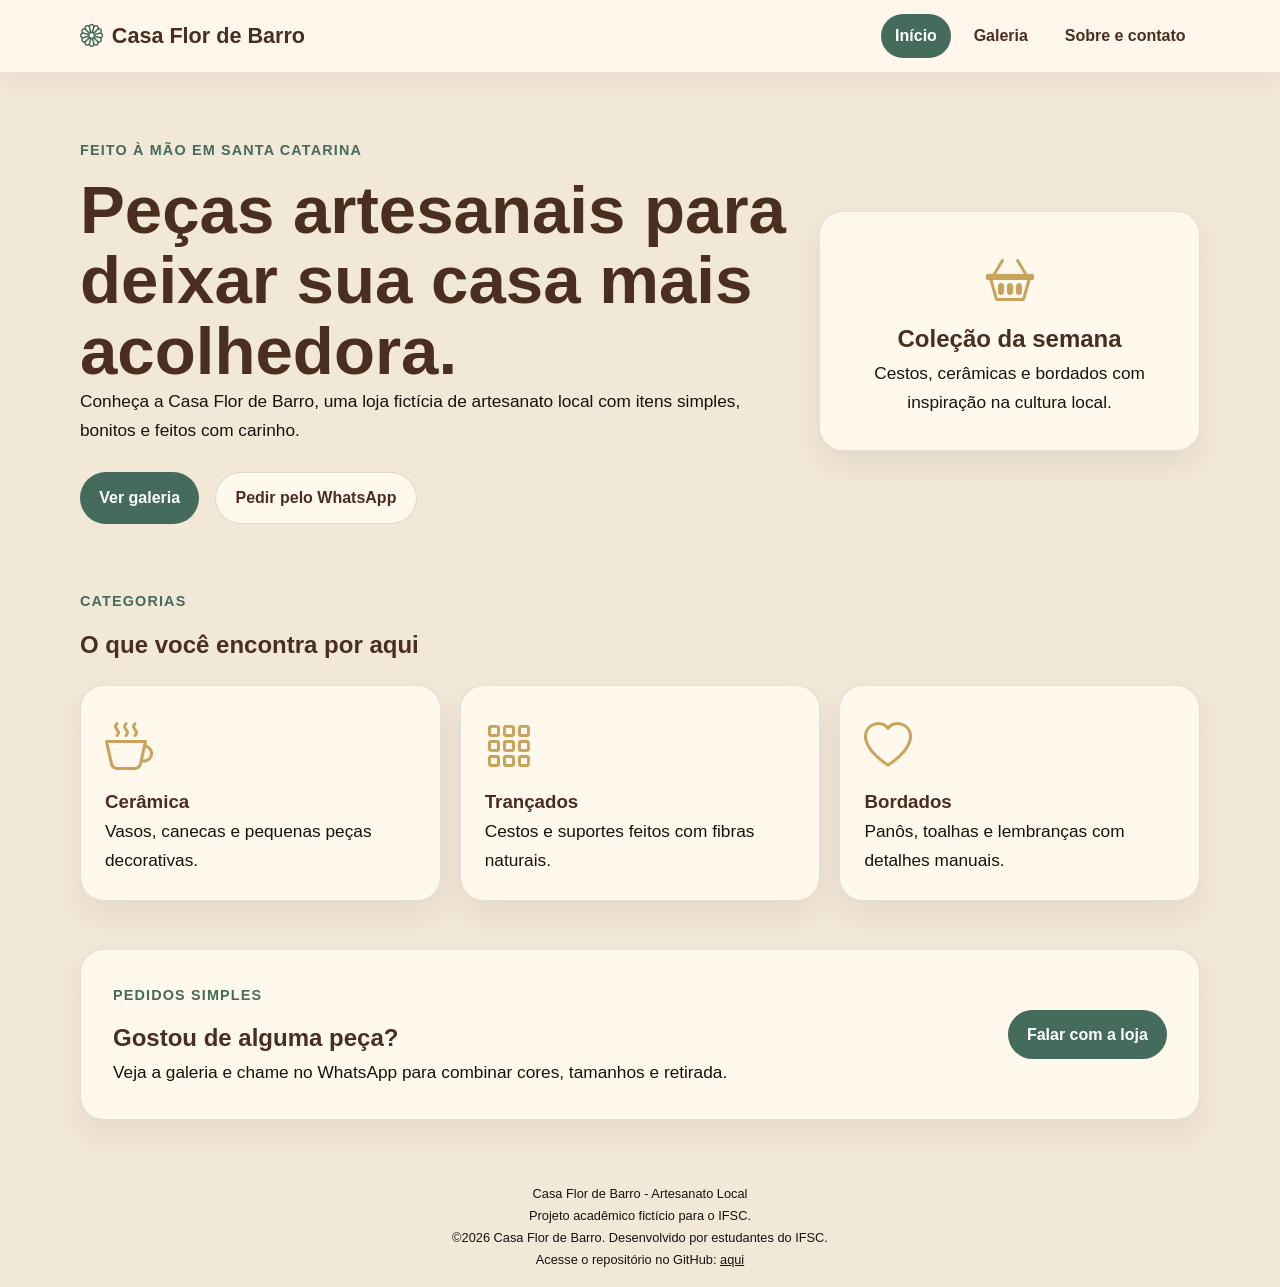
<file: index.html>
<!DOCTYPE html>
<html lang="pt-br">

<head>
    <meta charset="UTF-8">
    <meta name="viewport" content="width=device-width, initial-scale=1.0">
    <title>Casa Flor de Barro - IFSC</title>

    <link rel="stylesheet" href="./assets/css/index.css">
    <link rel="stylesheet" href="https://cdn.jsdelivr.net/npm/bootstrap-icons@1.13.1/font/bootstrap-icons.min.css">

    <script src="./assets/js/header.js" defer></script>
</head>

<body>
    <header class="header">
        <nav class="navbar" aria-label="Menu principal">
            <a class="logo" href="./index.html" aria-label="Ir para a página inicial">
                <i class="bi bi-flower1" aria-hidden="true"></i>
                Casa Flor de Barro
            </a>

            <button class="menu-toggle" type="button" aria-controls="menu-principal" aria-expanded="false"
                aria-label="Abrir menu">
                <i class="bi bi-list" aria-hidden="true"></i>
            </button>

            <div class="navbar-links" id="menu-principal">
                <button class="menu-close" type="button" aria-label="Fechar menu">
                    <i class="bi bi-x-lg" aria-hidden="true"></i>
                </button>

                <ul class="links">
                    <li><a class="nav-link" href="./index.html">Início</a></li>
                    <li><a class="nav-link" href="./assets/html/galeria.html">Galeria</a></li>
                    <li><a class="nav-link" href="./assets/html/contato.html">Sobre e contato</a></li>
                </ul>
            </div>
        </nav>

        <button class="menu-overlay" type="button" aria-label="Fechar menu"></button>
    </header>

    <main>
        <section class="home-hero">
            <div class="home-hero-text">
                <span class="section-tag">Feito à mão em Santa Catarina</span>
                <h1>Peças artesanais para deixar sua casa mais acolhedora.</h1>
                <p>Conheça a Casa Flor de Barro, uma loja fictícia de artesanato local com itens simples, bonitos e
                    feitos com carinho.</p>
                <div class="home-actions">
                    <a class="btn-primary" href="./assets/html/galeria.html">Ver galeria</a>
                    <a class="btn-secondary"
                        href="https://api.whatsapp.com/send/?phone=5548999999999&amp;text=Ol%C3%A1%2C+vim+pelo+site+e+quero+fazer+um+pedido."
                        target="_blank" rel="noopener">Pedir pelo WhatsApp</a>
                </div>
            </div>
            <div class="home-hero-card" aria-label="Destaque de artesanato">
                <i class="bi bi-basket2" aria-hidden="true"></i>
                <h2>Coleção da semana</h2>
                <p>Cestos, cerâmicas e bordados com inspiração na cultura local.</p>
            </div>
        </section>

        <section class="home-section">
            <span class="section-tag">Categorias</span>
            <h2>O que você encontra por aqui</h2>
            <div class="category-grid">
                <article class="category-card">
                    <i class="bi bi-cup-hot" aria-hidden="true"></i>
                    <h3>Cerâmica</h3>
                    <p>Vasos, canecas e pequenas peças decorativas.</p>
                </article>
                <article class="category-card">
                    <i class="bi bi-grid-3x3-gap" aria-hidden="true"></i>
                    <h3>Trançados</h3>
                    <p>Cestos e suportes feitos com fibras naturais.</p>
                </article>
                <article class="category-card">
                    <i class="bi bi-heart" aria-hidden="true"></i>
                    <h3>Bordados</h3>
                    <p>Panôs, toalhas e lembranças com detalhes manuais.</p>
                </article>
            </div>
        </section>

        <section class="home-call">
            <div>
                <span class="section-tag">Pedidos simples</span>
                <h2>Gostou de alguma peça?</h2>
                <p>Veja a galeria e chame no WhatsApp para combinar cores, tamanhos e retirada.</p>
            </div>
            <a class="btn-tertiary" href="./assets/html/contato.html">Falar com a loja</a>
        </section>
    </main>

    <footer class="footer">
        <p>Casa Flor de Barro - Artesanato Local</p>
        <p>Projeto acadêmico fictício para o IFSC.</p>
        <p>&copy;<script>document.write(new Date().getFullYear())</script> Casa Flor de Barro. Desenvolvido por estudantes do
            IFSC.
        </p>
        <p class="repo">Acesse o repositório no GitHub: <a class="footer-link"
                href="https://github.com/igorgp06/Artesanato-Local-IFSC" target="_blank"
                rel="noopener noreferrer">aqui</a></p>
    </footer>
</body>

</html>
</file>
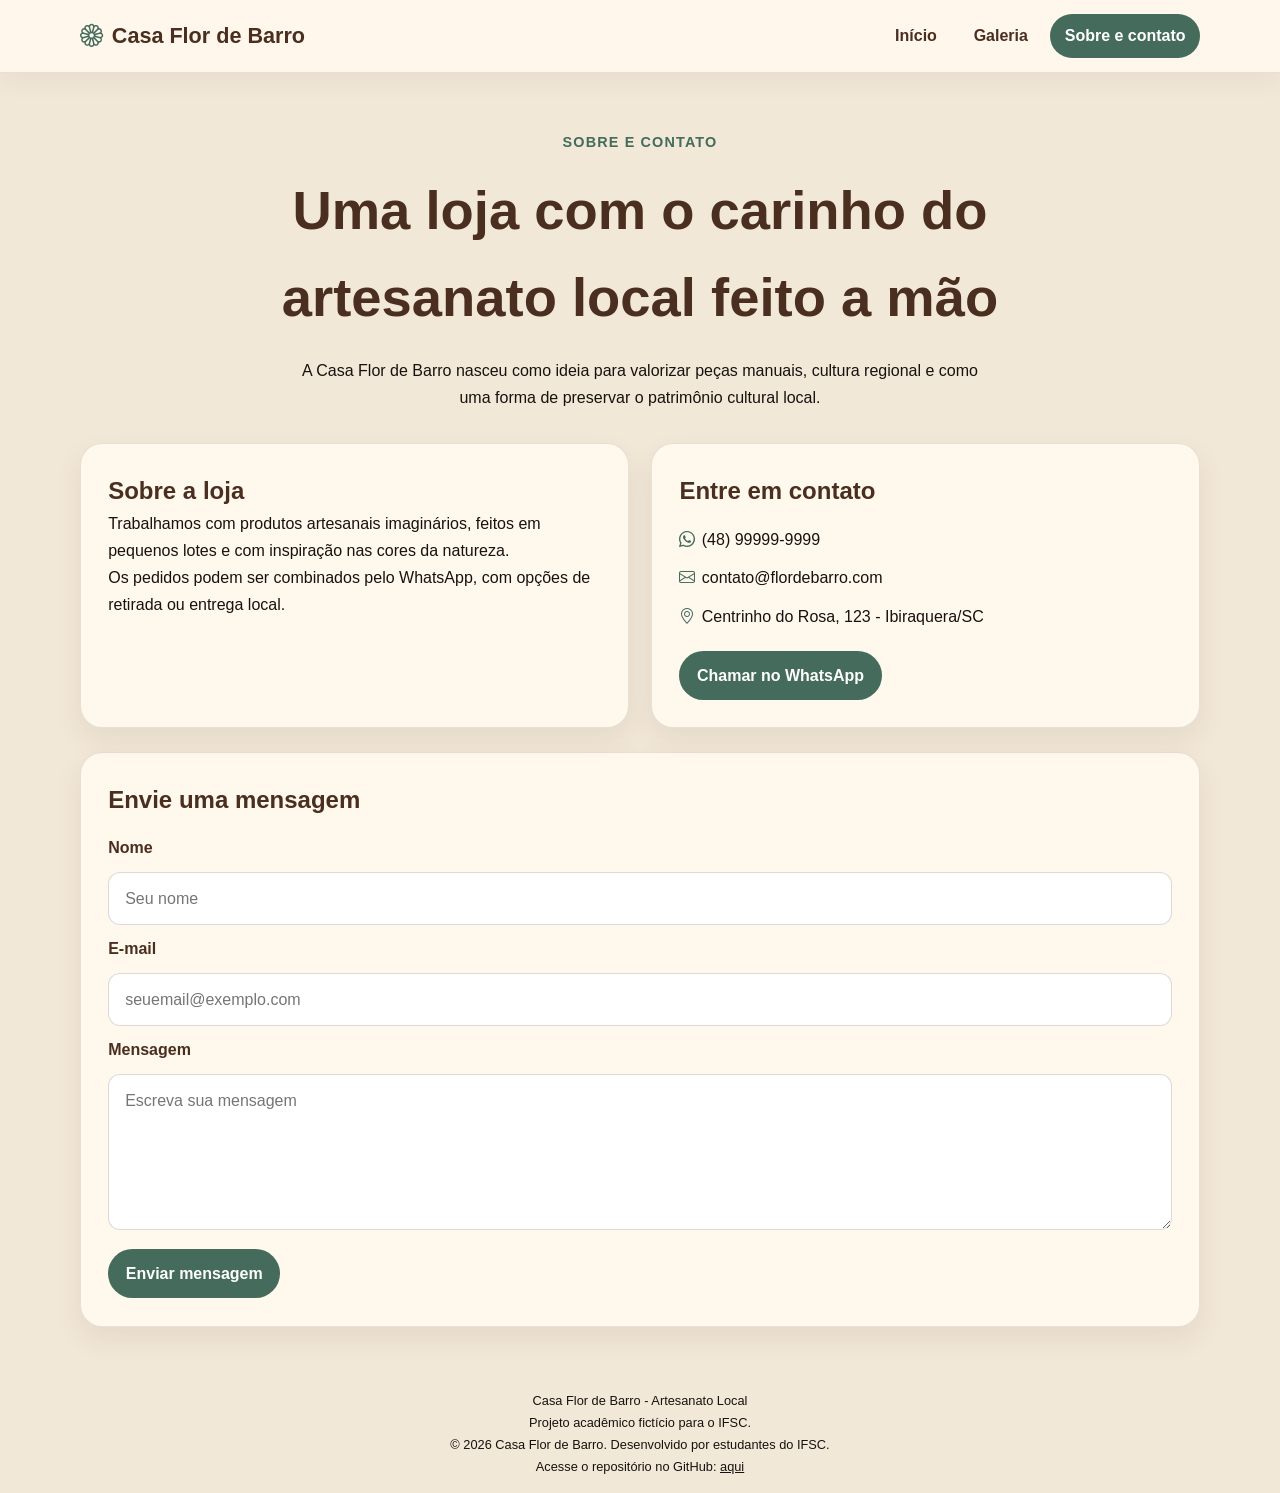
<file: assets/html/contato.html>
<!DOCTYPE html>
<html lang="pt-br">

<head>
    <meta charset="UTF-8">
    <meta name="viewport" content="width=device-width, initial-scale=1.0">
    <title>Contato | Casa Flor de Barro</title>

    <link rel="stylesheet" href="../css/index.css">
    <link rel="stylesheet" href="https://cdn.jsdelivr.net/npm/bootstrap-icons@1.13.1/font/bootstrap-icons.min.css">

    <script src="../js/header.js" defer></script>
</head>

<body>
    <header class="header">
        <nav class="navbar" aria-label="Menu principal">
            <a class="logo" href="../../index.html" aria-label="Ir para a página inicial">
                <i class="bi bi-flower1" aria-hidden="true"></i>
                Casa Flor de Barro
            </a>

            <button class="menu-toggle" type="button" aria-controls="menu-principal" aria-expanded="false"
                aria-label="Abrir menu">
                <i class="bi bi-list" aria-hidden="true"></i>
            </button>

            <div class="navbar-links" id="menu-principal">
                <button class="menu-close" type="button" aria-label="Fechar menu">
                    <i class="bi bi-x-lg" aria-hidden="true"></i>
                </button>

                <ul class="links">
                    <li><a class="nav-link" href="../../index.html">Início</a></li>
                    <li><a class="nav-link" href="./galeria.html">Galeria</a></li>
                    <li><a class="nav-link" href="./contato.html">Sobre e contato</a></li>
                </ul>
            </div>
        </nav>

        <button class="menu-overlay" type="button" aria-label="Fechar menu"></button>
    </header>

    <main>
        <section class="contact-hero">
            <span class="section-tag">Sobre e contato</span>
            <h1>Uma loja com o carinho do artesanato local feito a mão</h1>
            <p>A Casa Flor de Barro nasceu como ideia para valorizar peças manuais, cultura regional e como uma forma de
                preservar o patrimônio cultural local.</p>
        </section>

        <section class="contact-content">
            <div class="about-box">
                <h2>Sobre a loja</h2>
                <p>Trabalhamos com produtos artesanais imaginários, feitos em pequenos lotes e com inspiração nas cores
                    da natureza.</p>
                <p>Os pedidos podem ser combinados pelo WhatsApp, com opções de retirada ou entrega local.</p>
            </div>

            <div class="contact-box">
                <h2>Entre em contato</h2>
                <ul>
                    <li><i class="bi bi-whatsapp" aria-hidden="true"></i>(48) 99999-9999</li>
                    <li><i class="bi bi-envelope" aria-hidden="true"></i>contato@flordebarro.com</li>
                    <li><i class="bi bi-geo-alt" aria-hidden="true"></i>Centrinho do Rosa, 123 - Ibiraquera/SC</li>
                </ul>
                <a class="whatsapp-button"
                    href="https://api.whatsapp.com/send/?phone=5548999999999&amp;text=Ol%C3%A1%2C+vim+pelo+site+e+quero+mais+informa%C3%A7%C3%B5es."
                    target="_blank" rel="noopener">Chamar no WhatsApp</a>
            </div>
        </section>

        <section class="contact-form-section">
            <h2>Envie uma mensagem</h2>
            <form class="contact-form">
                <label for="nome">Nome</label>
                <input type="text" id="nome" name="nome" placeholder="Seu nome">

                <label for="email">E-mail</label>
                <input type="email" id="email" name="email" placeholder="seuemail@exemplo.com">

                <label for="mensagem">Mensagem</label>
                <textarea id="mensagem" name="mensagem" rows="5" placeholder="Escreva sua mensagem"></textarea>

                <button type="submit">Enviar mensagem</button>
            </form>
        </section>
    </main>

    <footer class="footer">
        <p>Casa Flor de Barro - Artesanato Local</p>
        <p>Projeto acadêmico fictício para o IFSC.</p>
        <p>&copy;
            <script>document.write(new Date().getFullYear())</script> Casa Flor de Barro. Desenvolvido por estudantes do
            IFSC.
        </p>
        <p class="repo">Acesse o repositório no GitHub: <a class="footer-link"
                href="https://github.com/igorgp06/Artesanato-Local-IFSC" target="_blank"
                rel="noopener noreferrer">aqui</a></p>
    </footer>
</body>

</html>
</file>
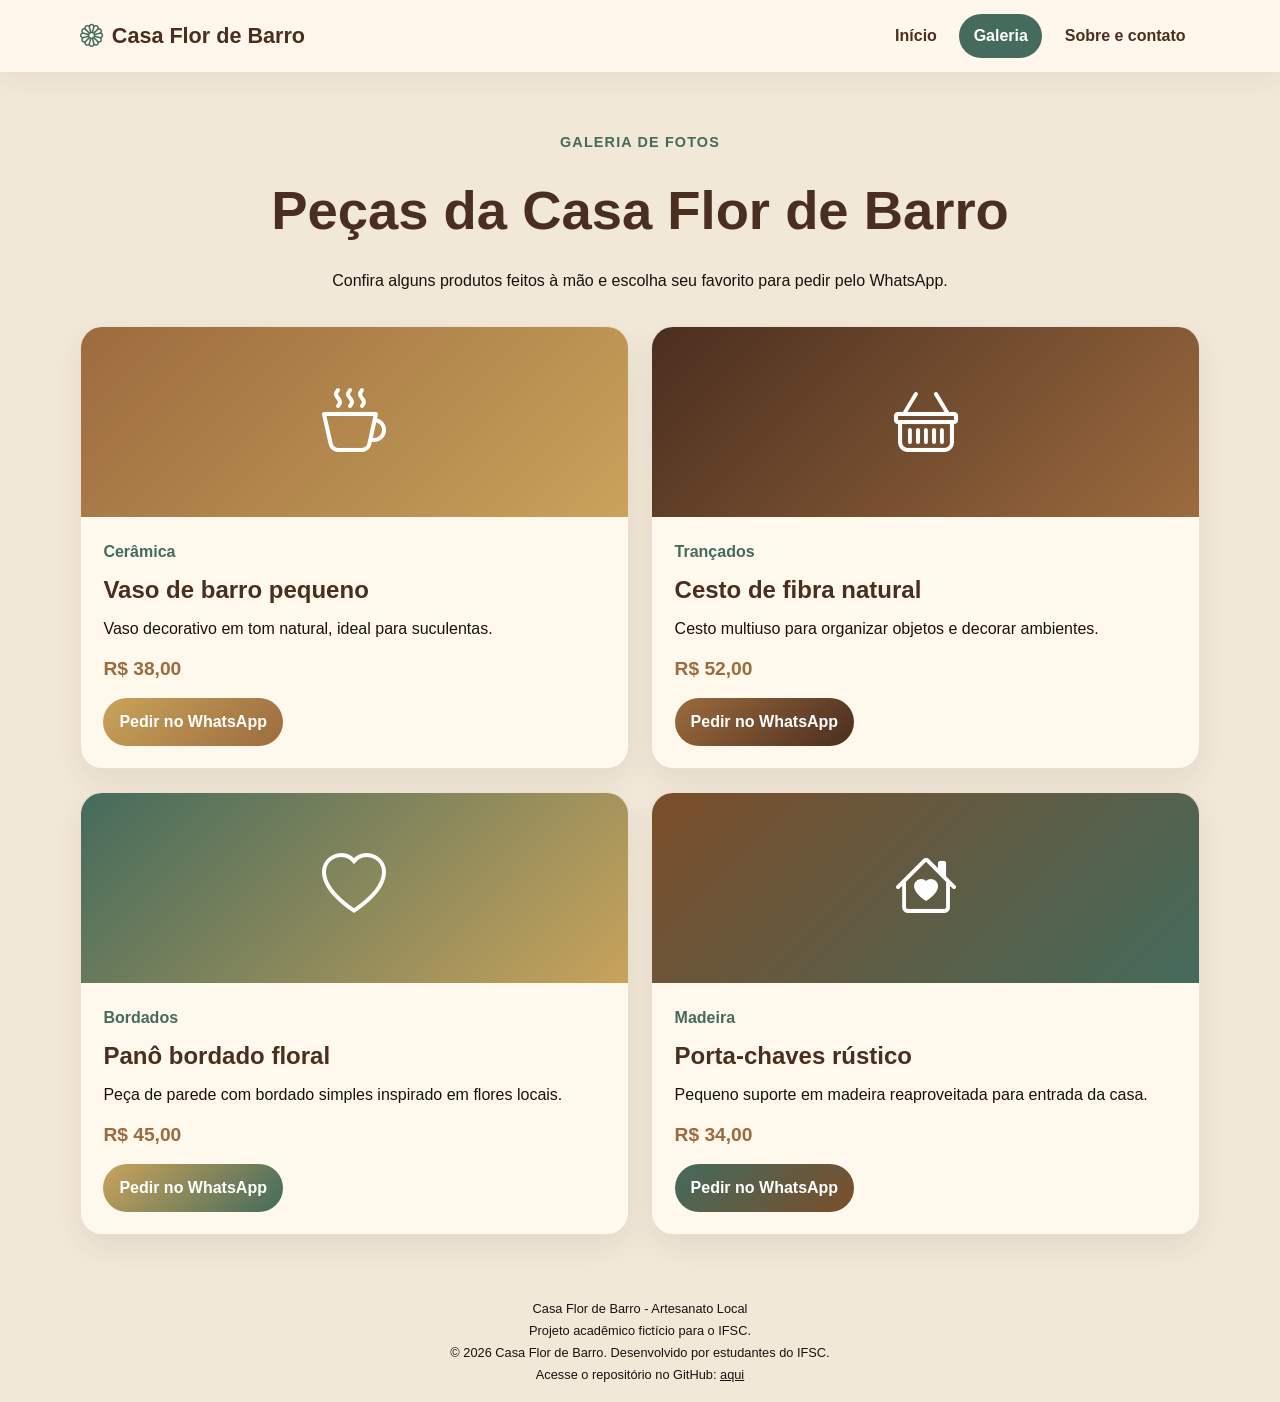
<file: assets/html/galeria.html>
<!DOCTYPE html>
<html lang="pt-br">

<head>
    <meta charset="UTF-8">
    <meta name="viewport" content="width=device-width, initial-scale=1.0">
    <title>Galeria | Casa Flor de Barro - IFSC</title>

    <link rel="stylesheet" href="../css/index.css">
    <link rel="stylesheet" href="https://cdn.jsdelivr.net/npm/bootstrap-icons@1.13.1/font/bootstrap-icons.min.css">

    <script src="../js/header.js" defer></script>
</head>

<body>
    <header class="header">
        <nav class="navbar" aria-label="Menu principal">
            <a class="logo" href="../../index.html" aria-label="Ir para a página inicial">
                <i class="bi bi-flower1" aria-hidden="true"></i>
                Casa Flor de Barro
            </a>

            <button class="menu-toggle" type="button" aria-controls="menu-principal" aria-expanded="false"
                aria-label="Abrir menu">
                <i class="bi bi-list" aria-hidden="true"></i>
            </button>

            <div class="navbar-links" id="menu-principal">
                <button class="menu-close" type="button" aria-label="Fechar menu">
                    <i class="bi bi-x-lg" aria-hidden="true"></i>
                </button>

                <ul class="links">
                    <li><a class="nav-link" href="../../index.html">Início</a></li>
                    <li><a class="nav-link" href="./galeria.html">Galeria</a></li>
                    <li><a class="nav-link" href="./contato.html">Sobre e contato</a></li>
                </ul>
            </div>
        </nav>

        <button class="menu-overlay" type="button" aria-label="Fechar menu"></button>
    </header>

    <main>
        <section class="gallery-hero">
            <span class="section-tag">Galeria de fotos</span>
            <h1>Peças da Casa Flor de Barro</h1>
            <p>Confira alguns produtos feitos à mão e escolha seu favorito para pedir pelo WhatsApp.</p>
        </section>

        <section class="gallery-products" aria-label="Produtos artesanais">
            <article class="product-card">
                <div class="product-photo photo-ceramic"><i class="bi bi-cup-hot" aria-hidden="true"></i></div>
                <div class="product-info">
                    <span>Cerâmica</span>
                    <h2>Vaso de barro pequeno</h2>
                    <p>Vaso decorativo em tom natural, ideal para suculentas.</p>
                    <strong>R$ 38,00</strong>
                    <a href="https://api.whatsapp.com/send/?phone=5548999999999&amp;text=Ol%C3%A1%2C+tenho+interesse+no+Vaso+de+barro+pequeno."
                        target="_blank" rel="noopener noreferrer" class="gallery-btn item-btn-1">Pedir no WhatsApp</a>
                </div>
            </article>

            <article class="product-card">
                <div class="product-photo photo-basket"><i class="bi bi-basket" aria-hidden="true"></i></div>
                <div class="product-info">
                    <span>Trançados</span>
                    <h2>Cesto de fibra natural</h2>
                    <p>Cesto multiuso para organizar objetos e decorar ambientes.</p>
                    <strong>R$ 52,00</strong>
                    <a href="https://api.whatsapp.com/send/?phone=5548999999999&amp;text=Ol%C3%A1%2C+tenho+interesse+no+Cesto+de+fibra+natural."
                        target="_blank" rel="noopener noreferrer" class="gallery-btn item-btn-2">Pedir no WhatsApp</a>
                </div>
            </article>

            <article class="product-card">
                <div class="product-photo photo-embroidery"><i class="bi bi-heart" aria-hidden="true"></i></div>
                <div class="product-info">
                    <span>Bordados</span>
                    <h2>Panô bordado floral</h2>
                    <p>Peça de parede com bordado simples inspirado em flores locais.</p>
                    <strong>R$ 45,00</strong>
                    <a href="https://api.whatsapp.com/send/?phone=5548999999999&amp;text=Ol%C3%A1%2C+tenho+interesse+no+Pan%C3%B4+bordado+floral."
                        target="_blank" rel="noopener noreferrer" class="gallery-btn item-btn-3">Pedir no WhatsApp</a>
                </div>
            </article>

            <article class="product-card">
                <div class="product-photo photo-wood"><i class="bi bi-house-heart" aria-hidden="true"></i></div>
                <div class="product-info">
                    <span>Madeira</span>
                    <h2>Porta-chaves rústico</h2>
                    <p>Pequeno suporte em madeira reaproveitada para entrada da casa.</p>
                    <strong>R$ 34,00</strong>
                    <a href="https://api.whatsapp.com/send/?phone=5548999999999&amp;text=Ol%C3%A1%2C+tenho+interesse+no+Porta-chaves+r%C3%BAstico."
                        target="_blank" rel="noopener noreferrer" class="gallery-btn item-btn-4">Pedir no WhatsApp</a>
                </div>
            </article>
        </section>
    </main>

    <footer class="footer">
        <p>Casa Flor de Barro - Artesanato Local</p>
        <p>Projeto acadêmico fictício para o IFSC.</p>
        <p>&copy;
            <script>document.write(new Date().getFullYear())</script> Casa Flor de Barro. Desenvolvido por estudantes do
            IFSC.
        </p>
        <p class="repo">Acesse o repositório no GitHub: <a class="footer-link"
                href="https://github.com/igorgp06/Artesanato-Local-IFSC" target="_blank"
                rel="noopener noreferrer">aqui</a></p>
    </footer>
</body>

</html>
</file>
<file: assets/css/index.css>
@charset "UTF-8";

/* import dos estilos globais */

@import url('./global/global.css');

/* import estilos das paginas */

@import url('./pages/main/main.css');
@import url('./pages/gallery/gallery.css');
@import url('./pages/contact/contact.css');
</file>
